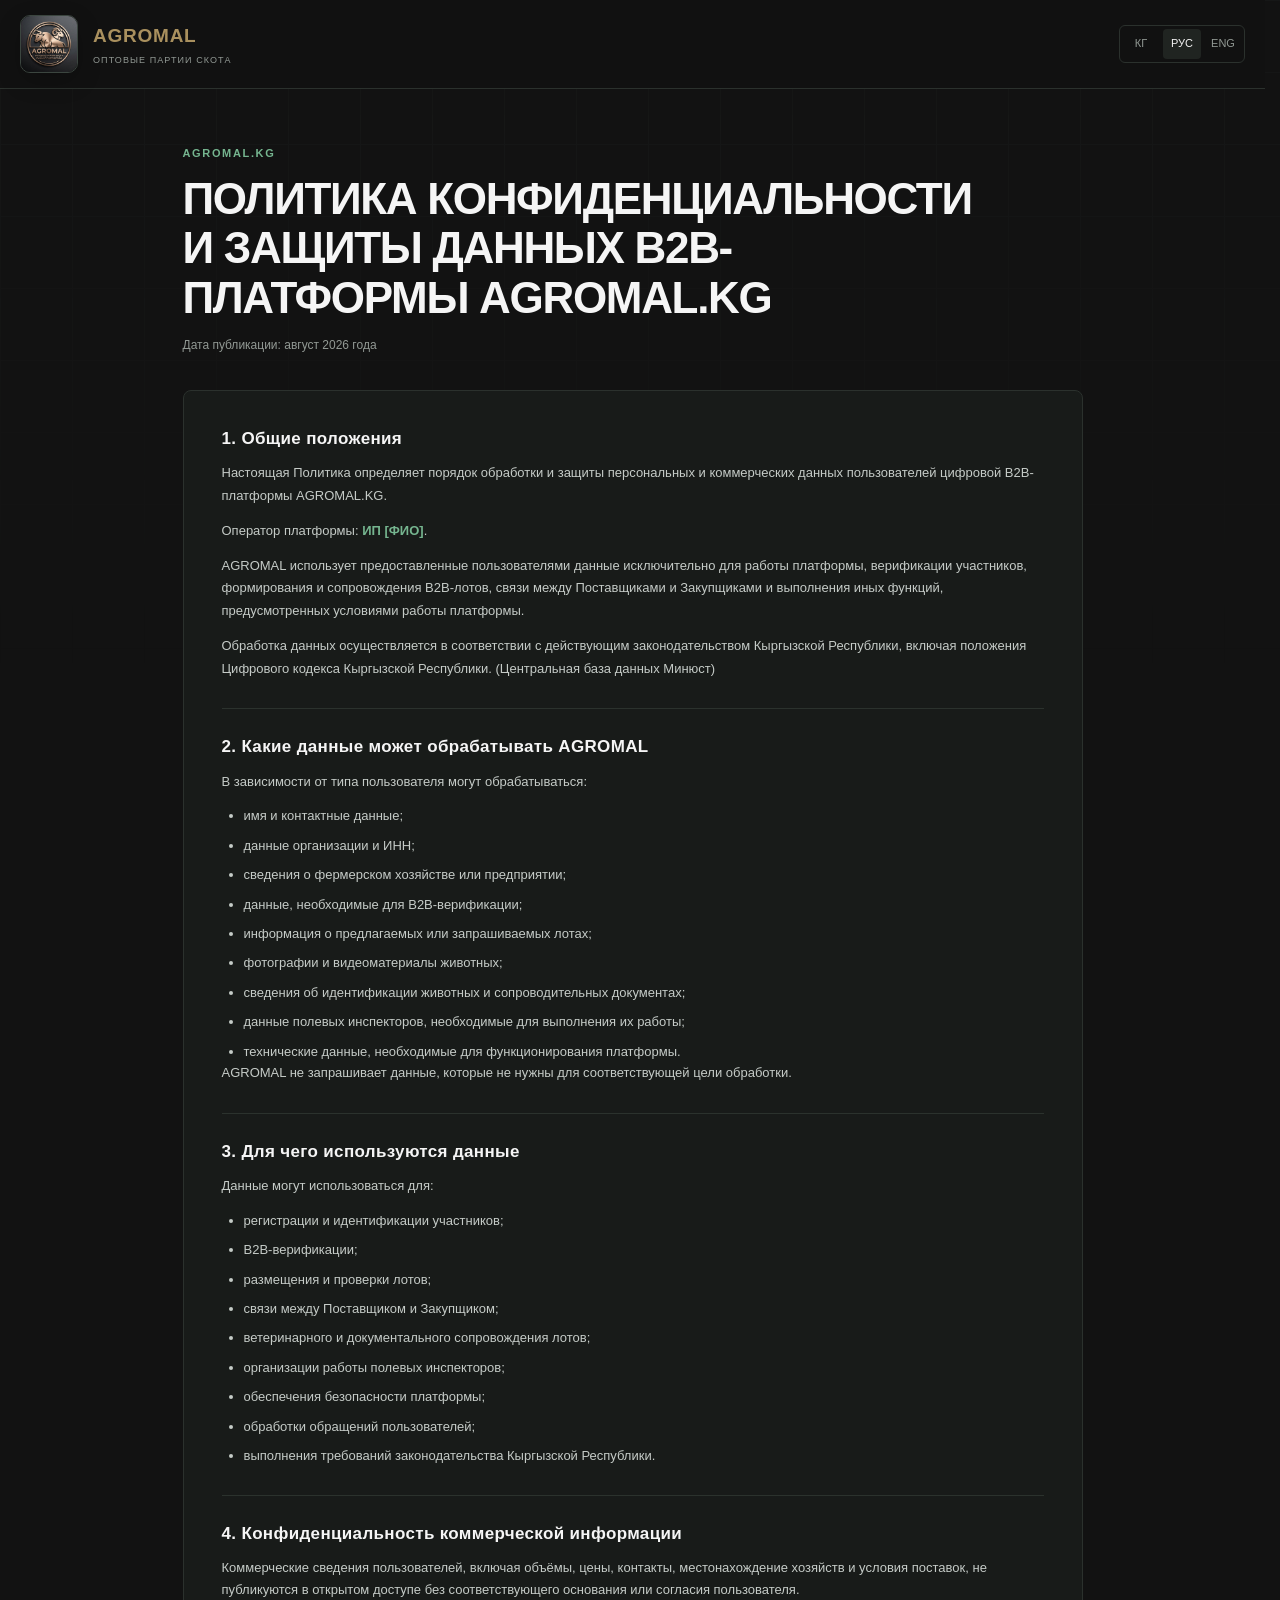
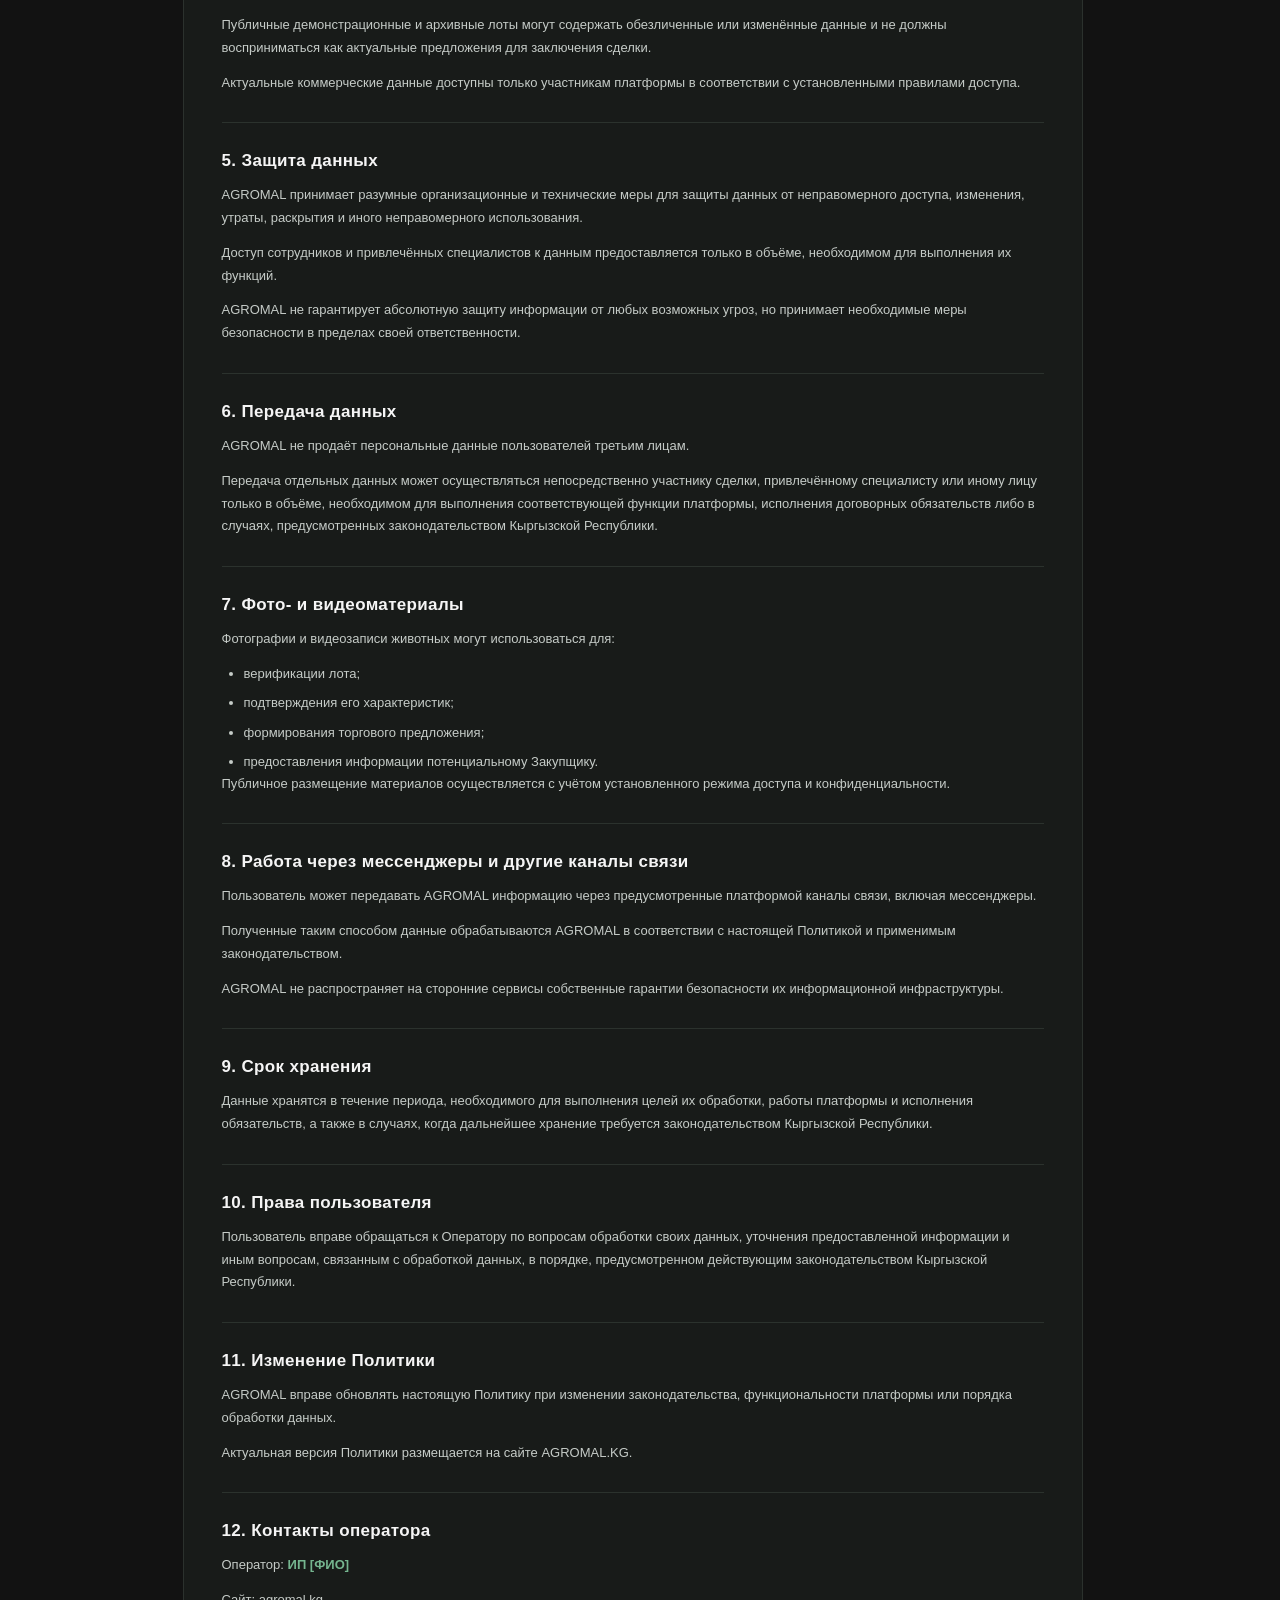
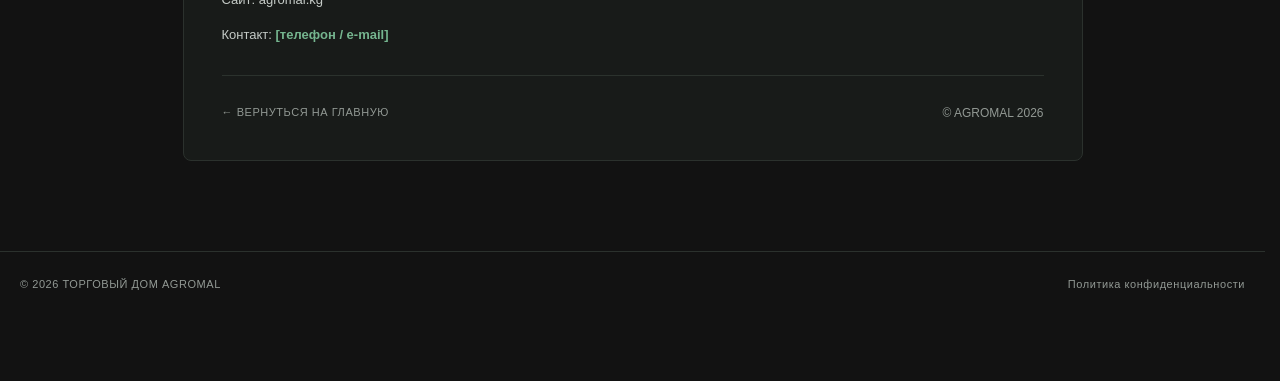
<file: privacy.html>
<!doctype html>
<html lang="ru">
<head>
  <meta charset="utf-8">
  <meta
    name="viewport"
    content="width=device-width,initial-scale=1,viewport-fit=cover"
  >

  <meta name="robots" content="index,follow">

  <title>Политика конфиденциальности — AGROMAL</title>

  <meta
    name="description"
    content="Политика конфиденциальности и защиты данных B2B-платформы AGROMAL.KG."
  >

  <meta
    name="theme-color"
    content="#121212"
  >

  <link
    rel="icon"
    href="./assets/img/logo.svg"
    type="image/svg+xml"
  >

  <link
    rel="stylesheet"
    href="./assets/css/main.css"
  >

  <style>
    .privacy-main {
      padding: 56px 0 90px;
    }

    .privacy-page {
      width: min(100%, 900px);
      margin-inline: auto;
    }

    .privacy-header {
      margin-bottom: 36px;
    }

    .privacy-header .micro {
      display: block;
      margin-bottom: 12px;
    }

    .privacy-header h1 {
      margin: 0 0 14px;
      color: var(--text);
      font-size: clamp(28px, 4vw, 44px);
      font-weight: 650;
      letter-spacing: -.03em;
    }

    .privacy-date {
      margin: 0;
      color: var(--muted);
      font-size: 12px;
    }

    .privacy-card {
      border: 1px solid var(--border);
      border-radius: var(--radius);
      background: var(--surface);
      padding: clamp(22px, 4vw, 38px);
    }

    .privacy-section {
      padding: 0 0 28px;
      margin-bottom: 28px;
      border-bottom: 1px solid rgba(59, 69, 63, .55);
    }

    .privacy-section:last-child {
      padding-bottom: 0;
      margin-bottom: 0;
      border-bottom: 0;
    }

    .privacy-section h2 {
      margin: 0 0 14px;
      color: var(--text);
      font-size: 17px;
      font-weight: 650;
      letter-spacing: .02em;
    }

    .privacy-section p {
      margin: 0 0 12px;
      color: #c5cbc7;
      font-size: 13px;
      line-height: 1.75;
    }

    .privacy-section p:last-child {
      margin-bottom: 0;
    }

    .privacy-section ul {
      margin: 10px 0 0;
      padding-left: 22px;
      color: #c5cbc7;
    }

    .privacy-section li {
      margin-bottom: 8px;
      font-size: 13px;
      line-height: 1.65;
    }

    .privacy-section li:last-child {
      margin-bottom: 0;
    }

    .privacy-operator {
      color: var(--accent-bright);
      font-weight: 600;
    }

    .privacy-actions {
      display: flex;
      justify-content: space-between;
      align-items: center;
      gap: 16px;
      margin-top: 22px;
    }

    .privacy-back {
      color: var(--muted);
      font-size: 11px;
      text-decoration: none;
      letter-spacing: .05em;
    }

    .privacy-back:hover {
      color: var(--accent-bright);
    }

    @media (max-width: 767px) {
      .privacy-main {
        padding: 34px 0 60px;
      }

      .privacy-card {
        padding: 20px 16px;
      }

      .privacy-section h2 {
        font-size: 15px;
      }

      .privacy-section p,
      .privacy-section li {
        font-size: 12px;
      }

      .privacy-actions {
        align-items: flex-start;
        flex-direction: column;
      }
    }
  </style>
</head>

<body>

  <header class="site-header">
    <div class="shell site-header__inner">

      <a
        class="brand"
        href="./index.html"
        aria-label="AGROMAL — главная"
      >
        <img
          class="brand__logo"
          src="./assets/img/logo.jfif"
          alt="AGROMAL"
        >

        <span class="brand__copy">
          <b class="brand__name">AGROMAL</b>

          <small class="brand__tag">
            ОПТОВЫЕ ПАРТИИ СКОТА
          </small>
        </span>
      </a>

      <div class="header-actions">
        <nav
          class="lang-switch"
          aria-label="Язык интерфейса"
        >
          <button type="button">КГ</button>
          <button type="button" class="is-active">РУС</button>
          <button type="button">ENG</button>
        </nav>
      </div>

    </div>
  </header>


  <main class="privacy-main">
    <div class="shell privacy-page">

      <header class="privacy-header">
        <span class="micro">
          AGROMAL.KG
        </span>

        <h1>
          ПОЛИТИКА КОНФИДЕНЦИАЛЬНОСТИ
          И ЗАЩИТЫ ДАННЫХ B2B-ПЛАТФОРМЫ AGROMAL.KG
        </h1>

        <p class="privacy-date">
          Дата публикации: август 2026 года
        </p>
      </header>


      <article class="privacy-card">

        <section class="privacy-section">
          <h2>1. Общие положения</h2>

          <p>
            Настоящая Политика определяет порядок обработки и защиты
            персональных и коммерческих данных пользователей цифровой
            B2B-платформы AGROMAL.KG.
          </p>

          <p>
            Оператор платформы:
            <span class="privacy-operator">ИП [ФИО]</span>.
          </p>

          <p>
            AGROMAL использует предоставленные пользователями данные
            исключительно для работы платформы, верификации участников,
            формирования и сопровождения B2B-лотов, связи между
            Поставщиками и Закупщиками и выполнения иных функций,
            предусмотренных условиями работы платформы.
          </p>

          <p>
            Обработка данных осуществляется в соответствии с действующим
            законодательством Кыргызской Республики, включая положения
            Цифрового кодекса Кыргызской Республики.
            (Центральная база данных Минюст)
          </p>
        </section>


        <section class="privacy-section">
          <h2>2. Какие данные может обрабатывать AGROMAL</h2>

          <p>
            В зависимости от типа пользователя могут обрабатываться:
          </p>

          <ul>
            <li>имя и контактные данные;</li>
            <li>данные организации и ИНН;</li>
            <li>сведения о фермерском хозяйстве или предприятии;</li>
            <li>данные, необходимые для B2B-верификации;</li>
            <li>информация о предлагаемых или запрашиваемых лотах;</li>
            <li>фотографии и видеоматериалы животных;</li>
            <li>сведения об идентификации животных и сопроводительных документах;</li>
            <li>данные полевых инспекторов, необходимые для выполнения их работы;</li>
            <li>технические данные, необходимые для функционирования платформы.</li>
          </ul>

          <p>
            AGROMAL не запрашивает данные, которые не нужны для
            соответствующей цели обработки.
          </p>
        </section>


        <section class="privacy-section">
          <h2>3. Для чего используются данные</h2>

          <p>
            Данные могут использоваться для:
          </p>

          <ul>
            <li>регистрации и идентификации участников;</li>
            <li>B2B-верификации;</li>
            <li>размещения и проверки лотов;</li>
            <li>связи между Поставщиком и Закупщиком;</li>
            <li>ветеринарного и документального сопровождения лотов;</li>
            <li>организации работы полевых инспекторов;</li>
            <li>обеспечения безопасности платформы;</li>
            <li>обработки обращений пользователей;</li>
            <li>выполнения требований законодательства Кыргызской Республики.</li>
          </ul>
        </section>


        <section class="privacy-section">
          <h2>4. Конфиденциальность коммерческой информации</h2>

          <p>
            Коммерческие сведения пользователей, включая объёмы, цены,
            контакты, местонахождение хозяйств и условия поставок,
            не публикуются в открытом доступе без соответствующего
            основания или согласия пользователя.
          </p>

          <p>
            Публичные демонстрационные и архивные лоты могут содержать
            обезличенные или изменённые данные и не должны восприниматься
            как актуальные предложения для заключения сделки.
          </p>

          <p>
            Актуальные коммерческие данные доступны только участникам
            платформы в соответствии с установленными правилами доступа.
          </p>
        </section>


        <section class="privacy-section">
          <h2>5. Защита данных</h2>

          <p>
            AGROMAL принимает разумные организационные и технические меры
            для защиты данных от неправомерного доступа, изменения, утраты,
            раскрытия и иного неправомерного использования.
          </p>

          <p>
            Доступ сотрудников и привлечённых специалистов к данным
            предоставляется только в объёме, необходимом для выполнения
            их функций.
          </p>

          <p>
            AGROMAL не гарантирует абсолютную защиту информации от любых
            возможных угроз, но принимает необходимые меры безопасности
            в пределах своей ответственности.
          </p>
        </section>


        <section class="privacy-section">
          <h2>6. Передача данных</h2>

          <p>
            AGROMAL не продаёт персональные данные пользователей
            третьим лицам.
          </p>

          <p>
            Передача отдельных данных может осуществляться непосредственно
            участнику сделки, привлечённому специалисту или иному лицу
            только в объёме, необходимом для выполнения соответствующей
            функции платформы, исполнения договорных обязательств либо
            в случаях, предусмотренных законодательством Кыргызской
            Республики.
          </p>
        </section>


        <section class="privacy-section">
          <h2>7. Фото- и видеоматериалы</h2>

          <p>
            Фотографии и видеозаписи животных могут использоваться для:
          </p>

          <ul>
            <li>верификации лота;</li>
            <li>подтверждения его характеристик;</li>
            <li>формирования торгового предложения;</li>
            <li>предоставления информации потенциальному Закупщику.</li>
          </ul>

          <p>
            Публичное размещение материалов осуществляется с учётом
            установленного режима доступа и конфиденциальности.
          </p>
        </section>


        <section class="privacy-section">
          <h2>8. Работа через мессенджеры и другие каналы связи</h2>

          <p>
            Пользователь может передавать AGROMAL информацию через
            предусмотренные платформой каналы связи, включая мессенджеры.
          </p>

          <p>
            Полученные таким способом данные обрабатываются AGROMAL
            в соответствии с настоящей Политикой и применимым
            законодательством.
          </p>

          <p>
            AGROMAL не распространяет на сторонние сервисы собственные
            гарантии безопасности их информационной инфраструктуры.
          </p>
        </section>


        <section class="privacy-section">
          <h2>9. Срок хранения</h2>

          <p>
            Данные хранятся в течение периода, необходимого для выполнения
            целей их обработки, работы платформы и исполнения обязательств,
            а также в случаях, когда дальнейшее хранение требуется
            законодательством Кыргызской Республики.
          </p>
        </section>


        <section class="privacy-section">
          <h2>10. Права пользователя</h2>

          <p>
            Пользователь вправе обращаться к Оператору по вопросам
            обработки своих данных, уточнения предоставленной информации
            и иным вопросам, связанным с обработкой данных, в порядке,
            предусмотренном действующим законодательством Кыргызской
            Республики.
          </p>
        </section>


        <section class="privacy-section">
          <h2>11. Изменение Политики</h2>

          <p>
            AGROMAL вправе обновлять настоящую Политику при изменении
            законодательства, функциональности платформы или порядка
            обработки данных.
          </p>

          <p>
            Актуальная версия Политики размещается на сайте AGROMAL.KG.
          </p>
        </section>


        <section class="privacy-section">
          <h2>12. Контакты оператора</h2>

          <p>
            Оператор:
            <span class="privacy-operator">ИП [ФИО]</span>
          </p>

          <p>
            Сайт: agromal.kg
          </p>

          <p>
            Контакт:
            <span class="privacy-operator">[телефон / e-mail]</span>
          </p>
        </section>


        <div class="privacy-actions">
          <a
            class="privacy-back"
            href="./index.html"
          >
            ← ВЕРНУТЬСЯ НА ГЛАВНУЮ
          </a>

          <span class="privacy-date">
            © AGROMAL 2026
          </span>
        </div>

      </article>

    </div>
  </main>


  <footer class="site-footer">
    <div class="shell footer__inner">

      <span>
        © 2026 ТОРГОВЫЙ ДОМ AGROMAL
      </span>

      <a
        href="./privacy.html"
        class="privacy-back"
      >
        Политика конфиденциальности
      </a>

    </div>
  </footer>

</body>
</html>
</file>
<file: assets/css/main.css>
@import url("./components.css");

  :root {
    color-scheme: dark;
    --bg: #121212;
    --bg-deep: #0d0f0e;
    --surface: #181b19;
    --surface-2: #202421;
    --border: #2b312d;
    --border-strong: #3b453f;
    --text: #f5f5f5;
    --muted: #929994;
    --accent: #4f8d6b;
    --accent-bright: #75b58f;
    --danger: #c66c6c;
    --warning: #c5a96a;
    --radius: 8px;
    --max: 1360px;
    --ticker-height: 38px;
    font-family: Inter, -apple-system, BlinkMacSystemFont, "Segoe UI", sans-serif;
  }

  * { box-sizing: border-box; }

  html { scroll-behavior: smooth; }

  body {
    margin: 0;
    min-width: 320px;
    min-height: 100vh;
    padding-bottom: calc(var(--ticker-height) + env(safe-area-inset-bottom));
    background: var(--bg);
    color: var(--text);
    font-size: 15px;
    line-height: 1.55;
    -webkit-font-smoothing: antialiased;
  }

  body::before {
    content: "";
    position: fixed;
    inset: 0;
    pointer-events: none;
    opacity: .2;
    background-image:
      linear-gradient(to right, #2b312d 1px, transparent 1px),
      linear-gradient(to bottom, #2b312d 1px, transparent 1px);
    background-size: 72px 72px;
    mask-image: linear-gradient(to bottom, #000, transparent 75%);
  }

  body.modal-open { overflow: hidden; }

  a { color: inherit; }

  button,
  input,
  select,
  textarea {
    font: inherit;
  }

  button,
  .button {
    min-height: 44px;
  }

  button { color: inherit; }

  img,
  svg {
    display: block;
    max-width: 100%;
  }

  h1,
  h2,
  h3,
  p {
    margin-top: 0;
  }

  h1,
  h2,
  h3 {
    line-height: 1.12;
    text-wrap: balance;
  }

  :focus-visible {
    outline: 2px solid var(--accent-bright);
    outline-offset: 3px;
  }

  [hidden] {
    display: none !important;
  }

  .shell {
    position: relative;
    z-index: 1;
    width: min(calc(100% - 40px), var(--max));
    margin-inline: auto;
  }

  /* =========================================================
    HEADER
    ========================================================= */

  .site-header {
    position: relative;
    z-index: 10;
    border-bottom: 1px solid var(--border);
    background: rgba(18, 18, 18, .92);
    backdrop-filter: blur(12px);
  }

  .site-header--home {
    border-bottom: 0;
    background: transparent;
    backdrop-filter: none;
  }

  .site-header__inner {
    min-height: 88px;
    display: flex;
    align-items: center;
    justify-content: space-between;
    gap: 24px;
  }

  .site-header__inner--home {
    position: relative;
    justify-content: center;
    padding-top: 18px;
  }

  .brand {
    display: flex;
    align-items: center;
    gap: 15px;
    text-decoration: none;
  }

  .brand--home {
    text-align: left;
  }

  .brand__logo {
    width: 58px;
    height: 58px;
    flex: 0 0 58px;
    object-fit: cover;
    border-radius: 10px;
    border: 1px solid var(--border-strong);
    background: var(--surface-2);
    box-shadow: 0 8px 24px rgba(0, 0, 0, .20);
  }

  .brand__copy {
    display: block;
  }

  .brand__name {
    display: block;
    color: var(--text);
    font-size: 19px;
    font-weight: 700;
    letter-spacing: .04em;
  }

  .brand__tag {
    display: block;
    margin-top: 4px;
    max-width: 340px;
    color: var(--muted);
    font-size: 9px;
    letter-spacing: .12em;
    line-height: 1.4;
    text-transform: uppercase;
  }

  .header-actions {
    display: flex;
    align-items: center;
    gap: 14px;
  }

  .lang-switch {
    display: flex;
    align-items: center;
    gap: 3px;
    padding: 3px;
    border: 1px solid var(--border);
    border-radius: 6px;
  }

  .lang-switch--compact {
    position: absolute;
    right: 0;
    top: 24px;
  }

  .lang-switch button {
    min-height: 30px;
    border: 0;
    border-radius: 4px;
    padding: 4px 8px;
    background: transparent;
    color: var(--muted);
    font-size: 11px;
    cursor: pointer;
  }

  .lang-switch button.is-active {
    background: var(--surface-2);
    color: var(--text);
  }

  .micro {
    color: var(--accent-bright);
    font-size: 11px;
    font-weight: 700;
    letter-spacing: .15em;
    text-transform: uppercase;
  }

  .private-chip {
    border: 1px solid var(--border);
    border-radius: 999px;
    padding: 7px 10px;
    color: var(--muted);
    font-size: 10px;
    letter-spacing: .1em;
  }

  .private-chip::before {
    content: "";
    display: inline-block;
    width: 6px;
    height: 6px;
    margin-right: 7px;
    border-radius: 50%;
    background: var(--accent);
  }

  /* =========================================================
    HERO
    ========================================================= */

  .hero {
    padding: clamp(54px, 8vw, 112px) 0 76px;
  }

  .hero--homepage {
    padding: 34px 0 96px;
  }

  .hero__grid {
    display: grid;
    grid-template-columns: minmax(0, 1.15fr) minmax(360px, .7fr);
    align-items: center;
    gap: clamp(48px, 8vw, 120px);
  }

  .hero__content--reference {
    width: 100%;
    max-width: 680px;
    padding-top: 20px;
  }

  .hero__terminal {
    width: 100%;
    max-width: 470px;
    justify-self: end;
    padding-top: 8px;
  }

  .hero h1 {
    max-width: 760px;
    margin: 20px 0 24px;
    font-size: clamp(2.6rem, 5vw, 4.7rem);
    font-weight: 640;
    letter-spacing: -.04em;
  }

  .hero__lead {
    max-width: 700px;
    color: #b8bfba;
    font-size: clamp(1rem, 1.45vw, 1.24rem);
  }

  .hero-b2b-head {
    display: grid;
    gap: 12px;
    width: 100%;
    max-width: 640px;
    margin-bottom: 28px;
  }

  .hero-b2b-label,
  .hero-b2b-volume,
  .hero-b2b-section-label {
    color: #929994;
    font-size: 11px;
    font-weight: 650;
    line-height: 1.45;
    letter-spacing: .095em;
    text-transform: uppercase;
  }

  .hero-b2b-volume strong {
    color: var(--accent-bright);
    font-weight: 800;
  }

  .hero-b2b-title {
    width: 100%;
    max-width: 640px;
    margin: 0 0 34px;
    color: #f2f3ef;
    font-size: clamp(50px, 4vw, 60px);
    font-weight: 720;
    line-height: .98;
    letter-spacing: -.045em;
  }

  .hero-b2b-formula {
    width: 100%;
    max-width: 560px;
    margin: 0 0 38px;
    padding: 22px 26px;
    border: 1px solid rgba(79, 141, 107, .38);
    border-radius: 8px;
    background: #191d1b;
  }

  .hero-b2b-formula-main {
    display: block;
    margin-top: 9px;
    color: #fff;
    font-size: clamp(20px, 1.8vw, 23px);
    font-weight: 800;
    line-height: 1.2;
    letter-spacing: .015em;
  }

  .hero-b2b-formula-note {
    margin: 11px 0 0;
    color: #b8bfba;
    font-size: 14px;
    font-weight: 600;
    line-height: 1.55;
  }

  .hero-b2b-principles {
    width: 100%;
    max-width: 620px;
    margin-bottom: 44px;
  }

  .hero-b2b-principles ol {
    display: grid;
    gap: 13px;
    margin: 15px 0 0;
    padding-left: 25px;
    color: #d8ddd9;
    font-size: 15px;
    line-height: 1.55;
  }

  .hero-b2b-principles li {
    padding-left: 5px;
  }

  .hero-b2b-principles li::marker {
    color: var(--accent-bright);
    font-weight: 800;
  }

  .hero-b2b-principles strong {
    color: #fff;
    font-weight: 800;
  }

  .hero-b2b-official {
    width: 100%;
    max-width: 620px;
    display: grid;
    gap: 20px;
    margin-top: 50px;
    margin-bottom: 36px;
  }

  .hero-b2b-official p {
    margin: 0;
    color: #7c8580;
    font-size: 14px;
    line-height: 1.62;
  }

  .hero-b2b-systems {
    width: 100%;
    max-width: 640px;
    margin-top: 34px;
  }

  .hero-b2b-systems .sync-strip--homepage {
    margin-top: 0;
  }

  .hero-b2b-systems .sync-strip__flow--homepage {
    gap: 14px;
  }

  .hero-b2b-systems .sync-logo {
    font-size: 9px;
  }

  /* =========================================================
    SYNC / SYSTEMS
    ========================================================= */

  .sync-strip {
    margin-top: 34px;
    border: 1px solid var(--border);
    border-radius: var(--radius);
    padding: 16px 18px;
    background: rgba(17, 20, 18, .74);
    box-shadow: inset 0 1px 0 rgba(255, 255, 255, .015);
  }

  .sync-strip--homepage {
    margin-top: 28px;
    width: 100%;
    padding: 0;
    border: 0;
    background: transparent;
    box-shadow: none;
    overflow: visible;
  }

  .sync-strip__flow {
    display: flex;
    align-items: center;
    flex-wrap: wrap;
    gap: 9px;
  }

  .sync-strip__flow--homepage {
    display: flex;
    align-items: center;
    gap: 18px;
    flex-wrap: wrap;
    justify-content: flex-start;
  }

  .sync-mark {
    display: inline-flex;
    align-items: center;
    min-height: 28px;
    border: 1px solid rgba(59, 69, 63, .75);
    border-radius: 999px;
    padding: 5px 8px;
    color: #9ca59f;
    background: rgba(255, 255, 255, .01);
    font-size: 8px;
    font-weight: 700;
    letter-spacing: .08em;
    white-space: nowrap;
  }

  .sync-mark--emblem {
    color: #b1b7b3;
    min-width: 32px;
    justify-content: center;
  }

  .sync-mark--platform {
    color: var(--accent-bright);
    border-color: rgba(79, 141, 107, .25);
  }

  .sync-logo {
    display: inline-flex;
    align-items: center;
    gap: 8px;
    color: rgba(255, 255, 255, .68);
    font-size: 10px;
    font-weight: 700;
    letter-spacing: .08em;
    text-transform: uppercase;
    white-space: nowrap;
  }

  .sync-logo img,
  .sync-platform-mark,
  .sync-halal-mark {
    width: 30px;
    height: 30px;
    min-width: 30px;
    min-height: 30px;
    flex: 0 0 30px;
    display: inline-flex;
    align-items: center;
    justify-content: center;
    box-sizing: border-box;
    border: 1px solid rgba(255, 255, 255, .16);
    border-radius: 50%;
    background: rgba(255, 255, 255, .025);
  }

  .sync-logo img {
    padding: 0;
    object-fit: contain;
    object-position: center;
    opacity: .9;
    filter: grayscale(1);
  }

  .sync-platform-mark {
    font-size: 7px;
    font-weight: 800;
    letter-spacing: .03em;
    color: var(--accent-bright);
    border-color: rgba(79, 141, 107, .35);
    background: rgba(79, 141, 107, .06);
  }

  .sync-halal-mark {
    font-size: 13px;
    font-family: serif;
    color: #22c55e;
    border-color: rgba(34, 197, 94, .35);
  }

  .sync-logo--platform,
  .sync-logo--halal {
    opacity: .9;
  }

  .sync-logo--halal {
    color: #22c55e;
  }

  .sync-logo--halal .sync-halal-mark {
    color: #22c55e;
  }

  .sync-arrow {
    color: rgba(255, 255, 255, .24);
    font-size: 14px;
    line-height: 1;
  }

  .sync-logo img[src*="kr-emblem"] {
    transform: scale(.95);
  }

  .sync-logo img[src*="tunduk"] {
    transform: scale(.88);
  }

  .sync-logo img[src*="siozh"] {
    transform: scale(1.2);
  }

  .sync-logo img[src*="ettn"] {
    transform: scale(1.2);
  }

  /* =========================================================
    PANEL / LOGIN
    ========================================================= */

  .panel {
    border: 1px solid var(--border-strong);
    border-radius: var(--radius);
    background: linear-gradient(145deg, rgba(32, 36, 33, .96), rgba(20, 22, 21, .98));
    box-shadow: 0 24px 70px rgba(0, 0, 0, .24);
  }

  .login-panel {
    padding: clamp(24px, 4vw, 34px);
  }

  .hero__terminal .login-panel {
    width: 100%;
    max-width: 470px;
    padding: 32px;
    border-radius: 8px;
  }

  .panel__head {
    margin-bottom: 28px;
    padding-bottom: 20px;
    border-bottom: 1px solid var(--border);
  }

  .panel__head--terminal {
    text-align: center;
    margin-bottom: 24px;
    padding-bottom: 18px;
  }

  .panel__head h2 {
    margin-bottom: 8px;
    font-size: 19px;
    letter-spacing: .04em;
  }

  .panel__head p {
    margin: 0;
    color: var(--muted);
    font-size: 13px;
  }

  .hero__terminal .field {
    margin-bottom: 14px;
  }

  .hero__terminal .field input {
    min-height: 48px;
  }

  /* =========================================================
    RIGHT-SIDE CTA
    ========================================================= */

  .hero-cta-stack {
    display: grid;
    gap: 13px;
    width: 100%;
    max-width: 470px;
    margin-top: 18px;
  }

  .hero-cta {
    padding: 16px 18px;
    border: 1px solid var(--border);
    border-radius: 8px;
    background: rgba(24, 27, 25, .72);
  }

  .hero-cta--buyer {
    border-color: rgba(79, 141, 107, .34);
  }

  .hero-cta__button {
    width: 100%;
    min-height: 52px;
    background: var(--accent) !important;
    border-color: var(--accent) !important;
    color: #fff !important;
  }

  .hero-cta__button:hover {
    background: #5a9c78 !important;
    border-color: #5a9c78 !important;
  }

  .hero-cta__button:focus-visible {
    outline: 2px solid var(--accent-bright);
    outline-offset: 3px;
  }

  .hero-cta__description {
    margin: 10px 2px 0;
    color: #818984;
    font-size: 12px;
    line-height: 1.55;
  }

  /* =========================================================
    HOMEPAGE ACCESS
    ========================================================= */

  .homepage-access {
    margin-top: 18px;
    text-align: center;
  }

  .homepage-access__lead {
    margin: 0 0 14px;
    color: #c1c6c2;
    font-size: 13px;
  }

  .homepage-access__note {
    margin: 10px 0 0;
    color: var(--muted);
    font-size: 11px;
  }

  /* =========================================================
    OTHER EXISTING COMPONENTS
    ========================================================= */

  .section {
    padding: 78px 0;
    border-top: 1px solid var(--border);
  }

  .section--muted {
    background: rgba(8, 10, 9, .36);
  }

  .section__head {
    max-width: 780px;
    margin-bottom: 32px;
  }

  .section__head h2 {
    margin: 12px 0;
    font-size: clamp(1.8rem, 3vw, 3rem);
    font-weight: 550;
  }

  .section__head p {
    color: var(--muted);
  }

  .ecosystem-grid {
    display: grid;
    grid-template-columns: repeat(3, 1fr);
    gap: 1px;
    background: var(--border);
    border: 1px solid var(--border);
  }

  .ecosystem-grid article {
    min-height: 170px;
    padding: 28px;
    background: var(--surface);
  }

  .ecosystem-grid strong {
    display: block;
    margin-bottom: 14px;
    color: var(--accent-bright);
    font-size: 11px;
    letter-spacing: .1em;
  }

  .ecosystem-grid p {
    color: var(--muted);
  }

  .cta-row {
    display: grid;
    grid-template-columns: 1.1fr .9fr;
    align-items: center;
    gap: 36px;
  }

  .cta-row p {
    margin: 0;
    color: #b8bfba;
    font-size: 18px;
  }

  /* =========================================================
    TICKER
    ========================================================= */

  .trade-ticker {
    position: fixed;
    z-index: 999;
    left: 0;
    right: 0;
    bottom: 0;
    height: calc(var(--ticker-height) + env(safe-area-inset-bottom));
    padding-bottom: env(safe-area-inset-bottom);
    overflow: hidden;
    border-top: 1px solid var(--border-strong);
    background: rgba(10, 12, 11, .97);
    box-shadow: 0 -8px 30px rgba(0, 0, 0, .22);
    backdrop-filter: blur(10px);
  }

  .trade-ticker__viewport {
    width: 100%;
    height: 100%;
    overflow: hidden;
    display: flex;
    align-items: center;
  }

  .trade-ticker__track {
    display: flex;
    width: max-content;
    min-width: max-content;
    height: var(--ticker-height);
    will-change: transform;
    animation: tradeTicker 68s linear infinite;
  }

  .trade-ticker__sequence {
    display: flex;
    align-items: center;
    flex: 0 0 auto;
    min-height: var(--ticker-height);
  }

  .trade-ticker__item {
    display: inline-flex;
    align-items: center;
    gap: 10px;
    padding: 0 16px;
    color: #8f9892;
    font-size: 8px;
    font-weight: 650;
    letter-spacing: .11em;
    line-height: 1;
    white-space: nowrap;
  }

  .trade-ticker__item strong {
    color: var(--accent-bright);
    font-weight: 800;
  }

  .trade-ticker__separator {
    color: #526057;
    font-size: 11px;
  }

  .trade-ticker__empty {
    width: 100%;
    padding-inline: 18px;
    color: #8f9892;
    font-size: 10px;
    letter-spacing: .1em;
  }

  .trade-ticker__status-closed {
    display: inline-flex;
    align-items: center;
    gap: 7px;
    color: var(--danger) !important;
    font-size: 11px !important;
    font-weight: 800 !important;
    letter-spacing: .08em;
  }

  .trade-ticker__status-closed::before {
    content: "";
    width: 7px;
    height: 7px;
    flex: 0 0 7px;
    border-radius: 50%;
    background: var(--danger);
    box-shadow: 0 0 0 2px rgba(198, 108, 108, .12);
  }

  @keyframes tradeTicker {
    from {
      transform: translate3d(0, 0, 0);
    }

    to {
      transform: translate3d(-50%, 0, 0);
    }
  }

  /* =========================================================
    FOOTER
    ========================================================= */

  .site-footer {
    position: relative;
    z-index: 1;
    border-top: 1px solid var(--border);
    padding: 24px 0 50px;
    color: var(--muted);
  }

  .footer__inner {
    display: flex;
    justify-content: space-between;
    gap: 24px;
    font-size: 11px;
    letter-spacing: .05em;
  }

  .footer__docs {
    display: flex;
    flex-wrap: wrap;
    gap: 14px;
  }

  .footer__docs span {
    cursor: not-allowed;
  }

  /* =========================================================
    APP / TABLE / MODAL — EXISTING
    ========================================================= */

  .app-main {
    padding: 54px 0 80px;
  }

  .app-title {
    display: flex;
    align-items: end;
    justify-content: space-between;
    gap: 24px;
    margin-bottom: 34px;
  }

  .app-title h1 {
    margin: 10px 0 8px;
    font-size: clamp(2rem, 4vw, 3.5rem);
    font-weight: 560;
  }

  .app-title p {
    margin: 0;
    color: var(--muted);
  }

  .user-meta {
    display: none !important;
    text-align: right;
    color: var(--muted);
    font-size: 12px;
  }

  .stack {
    display: grid;
    gap: 24px;
  }

  .split {
    display: grid;
    grid-template-columns: minmax(320px, .7fr) minmax(0, 1.3fr);
    gap: 24px;
    align-items: start;
  }

  .card {
    border: 1px solid var(--border);
    border-radius: var(--radius);
    background: var(--surface);
    padding: 24px;
  }

  .card__title {
    display: flex;
    justify-content: space-between;
    align-items: center;
    gap: 16px;
    margin-bottom: 22px;
  }

  .card__title h2 {
    margin: 0;
    font-size: 16px;
    letter-spacing: .08em;
  }

  .not-found {
    min-height: calc(100vh - 89px);
    display: grid;
    place-items: center;
    text-align: center;
  }

  .not-found__code {
    color: var(--accent-bright);
    font-size: clamp(5rem, 15vw, 11rem);
    line-height: .8;
    font-weight: 600;
    letter-spacing: -.06em;
  }

  .not-found h1 {
    margin: 28px 0 12px;
  }

  .not-found p {
    color: var(--muted);
  }

  .lot-actions {
    display: flex;
    flex-wrap: wrap;
    gap: 8px;
  }

  .booking-summary,
  .booking-success {
    margin-bottom: 20px;
  }

  .booking-summary__header {
    margin-bottom: 14px;
  }

  .booking-summary__title {
    margin: 6px 0 0;
    font-size: 20px;
  }

  .booking-summary__grid {
    display: grid;
    grid-template-columns: repeat(2, minmax(0, 1fr));
    gap: 14px;
  }

  .booking-success {
    border: 1px solid rgba(79, 141, 107, .35);
    border-radius: var(--radius);
    padding: 18px;
    background: rgba(79, 141, 107, .08);
  }

  .booking-success__number {
    color: var(--accent-bright);
    font-size: 24px;
    font-weight: 700;
    letter-spacing: .06em;
  }

  .booking-success__meta {
    display: grid;
    gap: 4px;
    margin-top: 14px;
    color: #d9ddda;
  }

  .modal {
    position: fixed;
    inset: 0;
    z-index: 1200;
    display: grid;
    place-items: center;
    padding: 24px;
  }

  .modal__backdrop {
    position: absolute;
    inset: 0;
    background: rgba(0, 0, 0, .64);
  }

  .modal__dialog {
    position: relative;
    width: min(100%, 620px);
    max-height: calc(100vh - 48px);
    overflow: auto;
    border: 1px solid var(--border-strong);
    border-radius: 14px;
    background: linear-gradient(145deg, rgba(32, 36, 33, .98), rgba(20, 22, 21, .99));
    box-shadow: 0 30px 90px rgba(0, 0, 0, .44);
  }

  .modal__dialog--wide {
    width: min(100%, 760px);
  }

  .modal__body {
    padding: 24px;
  }

  .modal__title-block {
    padding-right: 34px;
  }

  .modal__close {
    position: absolute;
    top: 10px;
    right: 10px;
    min-height: 34px;
    width: 34px;
    border: 1px solid var(--border-strong);
    border-radius: 999px;
    background: transparent;
    color: var(--text);
    cursor: pointer;
  }

  /* =========================================================
    FORM / TABLE EXISTING
    ========================================================= */

  .field {
    display: grid;
    gap: 8px;
    margin-bottom: 18px;
  }

  .field label {
    color: var(--muted);
    font-size: 10px;
    font-weight: 700;
    letter-spacing: .12em;
  }

  .field input,
  .field select,
  .field textarea {
    width: 100%;
    min-height: 48px;
    border: 1px solid var(--border-strong);
    border-radius: 5px;
    background: #111412;
    color: var(--text);
    padding: 11px 13px;
  }

  .field textarea {
    min-height: 112px;
    resize: vertical;
  }

  .field input::placeholder,
  .field textarea::placeholder {
    color: #646b66;
  }

  .field input:focus,
  .field select:focus,
  .field textarea:focus {
    border-color: var(--accent);
    outline: 0;
    box-shadow: 0 0 0 3px rgba(79, 141, 107, .13);
  }

  .field input[aria-invalid="true"],
  .field textarea[aria-invalid="true"] {
    border-color: var(--danger);
  }

  .form-grid {
    display: grid;
    grid-template-columns: repeat(2, minmax(0, 1fr));
    gap: 0 16px;
  }

  .form-grid .field--full {
    grid-column: 1 / -1;
  }

  .button {
    display: inline-flex;
    align-items: center;
    justify-content: center;
    gap: 8px;
    border: 1px solid transparent;
    border-radius: 5px;
    padding: 11px 16px;
    background: var(--accent);
    color: #fff;
    font-size: 11px;
    font-weight: 750;
    letter-spacing: .08em;
    text-align: center;
    text-decoration: none;
    cursor: pointer;
    transition: background .18s ease, border-color .18s ease, opacity .18s ease;
  }

  .button:hover {
    background: #5a9c78;
  }

  .button--wide {
    width: 100%;
  }

  .button--ghost {
    border-color: var(--border-strong);
    background: transparent;
    color: #d8dcd9;
  }

  .button--ghost:hover {
    background: var(--surface-2);
  }

  .button--danger {
    border-color: #674242;
    background: transparent;
    color: #e0a3a3;
  }

  .button--small {
    min-height: 36px;
    padding: 8px 11px;
    font-size: 9px;
  }

  .button:disabled,
  .button[aria-disabled="true"] {
    opacity: .42;
    cursor: not-allowed;
    pointer-events: none;
  }

  .button-row {
    display: flex;
    flex-wrap: wrap;
    gap: 9px;
  }

  .notice {
    margin: 16px 0 0;
    border: 1px solid var(--border);
    border-radius: 5px;
    padding: 12px 14px;
    color: var(--muted);
    font-size: 13px;
  }

  .notice--error {
    border-color: #633e3e;
    background: rgba(120, 53, 53, .12);
    color: #e0aaaa;
  }

  .notice--success {
    border-color: #315b42;
    background: rgba(50, 111, 72, .12);
    color: #9fd1b0;
  }

  .notice--loading {
    color: #bbc1bd;
  }

  .table-wrap {
    overflow-x: auto;
    border: 1px solid var(--border);
    border-radius: var(--radius);
    background: var(--surface);
  }

  table {
    width: 100%;
    border-collapse: collapse;
  }

  th {
    padding: 14px 12px;
    border-bottom: 1px solid var(--border-strong);
    color: var(--muted);
    font-size: 9px;
    letter-spacing: .1em;
    text-align: left;
    white-space: nowrap;
  }

  td {
    padding: 15px 12px;
    border-bottom: 1px solid var(--border);
    color: #d3d8d4;
    font-size: 12px;
    vertical-align: middle;
  }

  tr:last-child td {
    border-bottom: 0;
  }

  tr:hover td {
    background: rgba(255, 255, 255, .015);
  }

  .lot-number {
    color: var(--accent-bright);
    font-variant-numeric: tabular-nums;
    font-weight: 650;
  }

  .demo-tag {
    display: inline-block;
    margin-left: 6px;
    border: 1px solid #584f35;
    border-radius: 3px;
    padding: 2px 4px;
    color: #cdbb7e;
    font-size: 7px;
    vertical-align: middle;
  }

  .status {
    display: inline-flex;
    align-items: center;
    gap: 7px;
    max-width: 240px;
    color: var(--muted);
    font-size: 9px;
    font-weight: 700;
    letter-spacing: .05em;
  }

  .status::before {
    content: "";
    flex: 0 0 auto;
    width: 6px;
    height: 6px;
    border-radius: 50%;
    background: #69716c;
  }

  .status--available {
    color: var(--accent-bright);
  }

  .status--available::before,
  .status--active::before {
    background: var(--accent-bright);
  }

  .status--reserved {
    color: var(--warning);
  }

  .status--reserved::before,
  .status--pending::before {
    background: var(--warning);
  }

  .status--sold::before,
  .status--closed::before,
  .status--blocked::before {
    background: var(--danger);
  }

  .mobile-lots {
    display: none;
    gap: 12px;
  }

  .lot-card {
    border: 1px solid var(--border);
    border-radius: var(--radius);
    background: var(--surface);
    padding: 17px;
  }

  .lot-card__top {
    display: flex;
    align-items: start;
    justify-content: space-between;
    gap: 12px;
    margin-bottom: 18px;
  }

  .lot-card__title {
    margin: 7px 0 0;
    font-size: 17px;
  }

  .lot-card__grid {
    display: grid;
    grid-template-columns: repeat(2, 1fr);
    gap: 14px;
    margin-bottom: 18px;
  }

  .data-pair span {
    display: block;
    color: var(--muted);
    font-size: 8px;
    letter-spacing: .1em;
    text-transform: uppercase;
  }

  .data-pair strong {
    display: block;
    margin-top: 4px;
    color: #d9ddda;
    font-size: 12px;
    font-weight: 500;
  }

  .toolbar {
    display: flex;
    justify-content: space-between;
    align-items: center;
    gap: 16px;
    margin-bottom: 16px;
  }
  /* =========================================================
   DASHBOARD LOT FILTERS
   ========================================================= */

.lots-filters {
  display: grid;
  grid-template-columns:
    minmax(220px, 1.5fr)
    minmax(150px, .8fr)
    minmax(170px, 1fr)
    minmax(150px, .8fr)
    minmax(190px, 1fr)
    auto;
  align-items: end;
  gap: 10px;
  margin: 0 0 16px;
  padding: 10px;
  border: 1px solid var(--border);
  border-radius: var(--radius);
  background: rgba(24, 27, 25, .72);
}

.lots-filters .field {
  min-width: 0;
  margin: 0;
  gap: 6px;
}

.lots-filters .field label {
  font-size: 8px;
  letter-spacing: .1em;
}

.lots-filters input,
.lots-filters select {
  min-height: 40px;
  padding: 8px 10px;
  border-radius: 5px;
  background: #111412;
  border-color: var(--border-strong);
  font-size: 11px;
}

.lots-filters input:focus,
.lots-filters select:focus {
  border-color: var(--accent);
  box-shadow: 0 0 0 3px rgba(79, 141, 107, .10);
}

.lots-filters__price {
  display: grid;
  grid-template-columns: repeat(2, minmax(0, 1fr));
  gap: 8px;
}

.lots-filters__reset {
  min-height: 40px;
  align-self: end;
  white-space: nowrap;
  color: var(--muted);
}

.lots-filters__reset:hover {
  color: var(--text);
}

/* Дополнительная компактная строка данных */

.lot-card__meta-extra {
  display: flex;
  flex-wrap: wrap;
  gap: 6px 12px;
  margin: -8px 0 16px;
  color: var(--muted);
  font-size: 9px;
  line-height: 1.4;
}

.lot-card__meta-extra span {
  white-space: nowrap;
}

.lot-card__meta-extra strong {
  color: #c7cec9;
  font-weight: 600;
}

/* EMPTY FILTER RESULT */

.lots-filter-empty {
  margin-top: 14px;
}

/* =========================================================
   MOBILE FILTERS
   ========================================================= */

@media (max-width: 1100px) {
  .lots-filters {
    grid-template-columns:
      minmax(200px, 1.3fr)
      repeat(3, minmax(130px, 1fr))
      minmax(170px, 1fr);

  }

  .lots-filters__reset {
    grid-column: auto;
  }
}

@media (max-width: 767px) {
  .lots-filters {
    grid-template-columns: repeat(2, minmax(0, 1fr));
    gap: 9px;
    padding: 9px;
  }

  .lots-filters__search {
    grid-column: 1 / -1;
  }

  .lots-filters__price {
    grid-column: 1 / -1;
  }

  .lots-filters__reset {
    grid-column: 1 / -1;
    width: 100%;
  }

  .lots-filters input,
  .lots-filters select {
    min-height: 40px;
    font-size: 10px;
  }

  .lot-card__meta-extra {
    gap: 5px 10px;
    font-size: 8.5px;
  }
}
  .toolbar h2 {
    margin: 0;
    font-size: 15px;
    letter-spacing: .08em;
  }

  .actions-cell {
    display: flex;
    flex-wrap: wrap;
    gap: 6px;
  }

  .spinner {
    width: 16px;
    height: 16px;
    border: 2px solid var(--border-strong);
    border-top-color: var(--accent-bright);
    border-radius: 50%;
    animation: spin .7s linear infinite;
  }

  @keyframes spin {
    to {
      transform: rotate(360deg);
    }
  }

  .admin-table td {
    min-width: 100px;
  }

  .admin-table td:first-child {
    min-width: 170px;
  }

  .admin-table .actions-cell {
    min-width: 170px;
  }

  .admin-section {
    scroll-margin-top: 30px;
  }

  /* =========================================================
    RESPONSIVE
    ========================================================= */

  @media (max-width: 900px) {
    .hero__grid,
    .cta-row,
    .split {
      grid-template-columns: 1fr;
    }

    .hero__grid {
      gap: 48px;
    }

    .ecosystem-grid {
      grid-template-columns: 1fr;
    }

    .sync-strip__flow {
      gap: 7px;
    }
  }

  @media (min-width: 1100px) and (max-width: 1439px) {
    .hero--homepage .shell {
      width: calc(100% - 48px);
    }

    .hero__grid--reference {
      grid-template-columns: minmax(590px, 1.08fr) minmax(400px, .92fr);
      gap: 52px;
    }

    .hero__content--reference {
      max-width: 640px;
    }

    .hero__terminal,
    .hero__terminal .login-panel,
    .hero-cta-stack {
      max-width: 430px;
    }

    .hero-b2b-title {
      font-size: clamp(48px, 4vw, 56px);
    }
  }

  @media (min-width: 768px) and (max-width: 1099px) {
    .hero--homepage .shell {
      width: calc(100% - 40px);
    }

    .hero__grid--reference {
      grid-template-columns: minmax(0, 1fr) minmax(340px, .76fr);
      gap: 38px;
    }

    .hero__content--reference {
      max-width: 100%;
    }

    .hero__terminal,
    .hero__terminal .login-panel,
    .hero-cta-stack {
      max-width: 390px;
    }

    .hero-b2b-title {
      font-size: clamp(42px, 5vw, 54px);
    }

    .hero-b2b-official p {
      font-size: 14px;
    }
  }

  @media (max-width: 767px) {
    .site-header__inner--home {
      min-height: 86px;
      padding-top: 14px;
    }

    .brand__logo {
      width: 62px;
      height: 62px;
      flex-basis: 62px;
    }

    .brand__name {
      font-size: 18px;
    }

    .brand__tag {
      max-width: 240px;
      font-size: 7px;
    }

    .lang-switch--compact {
      position: static;
      margin-left: auto;
    }

    .hero--homepage {
      padding: 28px 0 60px;
    }

    .hero--homepage .shell {
      width: calc(100% - 32px);
    }

    .hero__grid--reference {
      display: flex;
      flex-direction: column;
      gap: 30px;
    }

    .hero__content--reference {
      order: 1;
      max-width: none;
      padding-top: 0;
    }

    .hero__terminal {
      order: 2;
      max-width: none;
      padding-top: 0;
    }

    .hero-b2b-label,
    .hero-b2b-volume,
    .hero-b2b-section-label {
      font-size: 9px;
    }

    .hero-b2b-title {
      max-width: none;
      margin-bottom: 26px;
      font-size: clamp(38px, 10vw, 48px);
      line-height: 1;
    }

    .hero-b2b-formula {
      max-width: none;
      padding: 19px;
    }

    .hero-b2b-formula-main {
      font-size: 18px;
    }

    .hero-b2b-principles {
      max-width: none;
    }

    .hero-b2b-principles ol {
      gap: 10px;
      font-size: 15px;
      line-height: 1.5;
    }

    .hero-b2b-official {
      max-width: none;
      margin-top: 38px;
    }

    .hero-b2b-official p {
      font-size: 14px;
      line-height: 1.6;
    }

    .hero-b2b-systems {
      max-width: none;
      margin-top: 30px;
    }

    .hero-b2b-systems .sync-strip__flow--homepage {
      display: flex;
      flex-wrap: wrap;
      gap: 9px;
    }

    .hero-cta-stack {
      max-width: none;
    }

    .hero-cta__button {
      min-height: 52px;
    }

    .hero-cta__description {
      font-size: 13px;
    }

    .hero__terminal .login-panel {
      max-width: none;
      padding: 22px 18px;
    }

    .trade-ticker {
      height: 30px;
    }

    .trade-ticker__track,
    .trade-ticker__sequence {
      height: 30px;
    }

    .trade-ticker__item {
      font-size: 8px;
      padding-inline: 13px;
    }

    .footer__inner,
    .app-title {
      align-items: flex-start;
      flex-direction: column;
    }

    .sync-strip__flow--homepage {
      gap: 10px;
    }

    .sync-logo {
      font-size: 8px;
    }

    .sync-logo img,
    .sync-platform-mark,
    .sync-halal-mark {
      width: 26px;
      height: 26px;
      min-width: 26px;
      min-height: 26px;
      flex-basis: 26px;
    }

    .sync-arrow {
      font-size: 12px;
    }

    .lot-card__grid,
    .booking-summary__grid {
      grid-template-columns: 1fr;
    }

    .lot-actions {
      flex-direction: column;
    }

    .form-grid {
      grid-template-columns: 1fr;
    }

    .form-grid .field--full {
      grid-column: auto;
    }

    .desktop-table--lots {
      display: none;
    }

    .mobile-lots {
      display: grid;
    }

    .modal {
      padding: 12px;
    }

    .modal__dialog {
      max-height: calc(100vh - 24px);
    }

    .admin-table-wrap {
      border: 0;
      overflow: visible;
      background: transparent;
    }

    .admin-table,
    .admin-table tbody,
    .admin-table tr,
    .admin-table td {
      display: block;
      width: 100%;
    }

    .admin-table thead {
      display: none;
    }

    .admin-table tr {
      margin-bottom: 12px;
      border: 1px solid var(--border);
      border-radius: var(--radius);
      background: var(--surface);
      padding: 14px;
    }

    .admin-table td {
      display: grid;
      grid-template-columns: 110px 1fr;
      min-width: 0 !important;
      border: 0;
      padding: 6px 0;
    }

    .admin-table td::before {
      content: attr(data-label);
      color: var(--muted);
      font-size: 8px;
      letter-spacing: .08em;
    }

    .admin-table .actions-cell {
      display: flex;
      margin-top: 10px;
    }
  }

  @media (prefers-reduced-motion: reduce) {
    *,
    *::before,
    *::after {
      scroll-behavior: auto !important;
      animation-duration: .01ms !important;
      animation-iteration-count: 1 !important;
      transition-duration: .01ms !important;
    }
  }
html {
  scrollbar-gutter: stable;
}
/* =========================================================
   LOT ACTIONS
   БРОНИРОВАНИЕ СВЕРХУ
   WHATSAPP СНИЗУ
   ========================================================= */

.lot-actions {
  display: flex;
  flex-direction: column;
  align-items: flex-start;
  gap: 8px;
  flex-wrap: nowrap;
}


/* =========================================================
   RESERVE LOT
   ========================================================= */

.lot-actions .button {
  box-sizing: border-box;

  width: 230px;
  min-width: 230px;
  max-width: 230px;

  height: 58px;
  min-height: 58px;
  max-height: 58px;

  flex: 0 0 58px;

  display: inline-flex;
  align-items: center;
  justify-content: center;

  padding: 6px 12px;

  text-align: center;
  line-height: 1.15;

  white-space: pre-line;
  overflow: hidden;
}


/* =========================================================
   WHATSAPP
   ========================================================= */

.lot-actions a {
  box-sizing: border-box;

  width: 110px;
  min-width: 110px;
  max-width: 110px;

  height: 58px;
  min-height: 58px;
  max-height: 58px;

  flex: 0 0 58px;

  display: inline-flex;
  align-items: center;
  justify-content: center;

  padding: 6px 8px;

  text-align: center;
  line-height: 1.15;

  white-space: nowrap;
  overflow: hidden;
}


/* =========================================================
   MOBILE
   ТА ЖЕ САМАЯ СТРУКТУРА
   ========================================================= */

@media (max-width: 767px) {

  .lot-actions {
    display: flex;
    flex-direction: column !important;
    align-items: flex-start;
    gap: 8px;
    flex-wrap: nowrap;
  }

  .lot-actions .button {
    width: 230px;
    min-width: 230px;
    max-width: 230px;

    height: 58px;
    min-height: 58px;
    max-height: 58px;

    flex: 0 0 58px;
  }

  .lot-actions a {
    width: 110px;
    min-width: 110px;
    max-width: 110px;

    height: 58px;
    min-height: 58px;
    max-height: 58px;

    flex: 0 0 58px;
  }
}
/* =========================================================
   DASHBOARD FILTERS — FIXED SIZE
   Размер фильтров не меняется при смене языка
   ========================================================= */

.lots-filters {
  align-items: end;
}

/* Фиксируем ширину основных фильтров */
.lots-filters__search {
  width: 220px;
  min-width: 220px;
  max-width: 220px;
}

.lots-filters__item {
  width: 170px;
  min-width: 170px;
  max-width: 170px;
}

/* Регион шире остальных из-за длинных названий */
.lots-filters__item:nth-child(3) {
  width: 220px;
  min-width: 220px;
  max-width: 220px;
}

/* Цена */
.lots-filters__price {
  width: 190px;
  min-width: 190px;
  max-width: 190px;
}

/* Сама кнопка сброса */
.lots-filters__reset {
  width: 110px;
  min-width: 110px;
  max-width: 110px;

  height: 40px;
  min-height: 40px;
}

/* Поля и select не растягиваются из-за текста */
.lots-filters input,
.lots-filters select {
  width: 100%;
  box-sizing: border-box;
}

/* =========================================================
   MOBILE
   Не даём фильтрам ломать мобильную сетку
   ========================================================= */

@media (max-width: 767px) {

  .lots-filters__search {
    width: 100%;
    min-width: 0;
    max-width: none;
  }

  .lots-filters__item {
    width: 100%;
    min-width: 0;
    max-width: none;
  }

  .lots-filters__item:nth-child(3) {
    width: 100%;
    min-width: 0;
    max-width: none;
  }

  .lots-filters__price {
    width: 100%;
    min-width: 0;
    max-width: none;
  }

  .lots-filters__reset {
    width: 100%;
    min-width: 0;
    max-width: none;
  }
}
/* =========================================================
   ADMIN ACTIONS — НЕМНОГО ЛЕВЕЕ
   ========================================================= */

.admin-table th:last-child,
.admin-table td:last-child {
  width: 170px;
  min-width: 170px;
  max-width: 170px;
  padding-left: 6px;
  padding-right: 6px;
}

.admin-table .actions-cell {
  display: flex;
  align-items: center;
  justify-content: flex-start;
  gap: 5px;
  flex-wrap: nowrap;
  min-width: 0;
  width: 100%;
  padding-left: 0;
}

.admin-table .actions-cell .button {
  box-sizing: border-box;

  width: 76px;
  min-width: 76px;
  max-width: 76px;

  height: 36px;
  min-height: 36px;
  max-height: 36px;

  flex: 0 0 76px;

  padding: 5px 6px;
  white-space: nowrap;
  text-align: center;
  line-height: 1;
}
/* =========================================================
   HEADER — FIXED BUTTON SIZES
   ЛОТЫ / ЯЗЫК / ВЫЙТИ не двигаются при переводе
   ========================================================= */

.site-header__inner {
  position: relative;
}

.header-actions {
  display: flex;
  align-items: center;
  gap: 14px;
  flex-shrink: 0;
}

/* Кнопка ЛОТЫ */
.header-actions > a.button {
  width: 82px;
  min-width: 82px;
  max-width: 82px;

  height: 36px;
  min-height: 36px;
  max-height: 36px;

  flex: 0 0 82px;

  padding: 8px 6px;
  white-space: nowrap;
  text-align: center;
}

/* Переключатель языка */
.header-actions .lang-switch {
  width: 126px;
  min-width: 126px;
  max-width: 126px;

  height: 38px;

  display: flex;
  align-items: center;
  justify-content: center;

  flex: 0 0 126px;
}

/* Каждая языковая кнопка */
.header-actions .lang-switch button {
  width: 38px;
  min-width: 38px;
  max-width: 38px;

  height: 30px;
  min-height: 30px;
  max-height: 30px;

  padding: 4px 2px;

  flex: 0 0 38px;

  white-space: nowrap;
  text-align: center;
}

/* Кнопка ВЫЙТИ / ЧЫГУУ / SIGN OUT */
.header-actions > button[data-logout] {
  width: 92px;
  min-width: 92px;
  max-width: 92px;

  height: 36px;
  min-height: 36px;
  max-height: 36px;

  flex: 0 0 92px;

  padding: 8px 6px;

  white-space: nowrap;
  text-align: center;
}


/* =========================================================
   MOBILE
   Размеры сохраняем
   ========================================================= */

@media (max-width: 767px) {

  .site-header__inner {
    width: calc(100% - 20px);
    min-width: 0;
    max-width: 100%;
    display: flex;
    flex-direction: column;
    align-items: stretch;
    gap: 10px;
    padding-top: 10px;
    padding-bottom: 10px;
  }

  .site-header__inner--home {
    width: calc(100% - 20px);
  }

  .brand {
    width: 100%;
    min-width: 0;
  }

  .header-actions {
    width: 100%;
    min-width: 0;
    max-width: 100%;
    display: grid;
    grid-template-columns: minmax(0, 1fr) auto minmax(0, 1fr);
    align-items: center;
    gap: 6px;
  }

  .header-actions > a.button,
  .header-actions > button[data-logout] {
    width: 100%;
    min-width: 0;
    max-width: 100%;
    height: 36px;
    min-height: 36px;
    max-height: 36px;
    padding: 6px 4px;
    font-size: 9px;
    white-space: nowrap;
    overflow: hidden;
    text-overflow: ellipsis;
  }

  .header-actions .lang-switch {
    width: auto;
    min-width: 0;
    max-width: 100%;
    height: 36px;
    min-height: 36px;
    padding: 2px;
    display: flex;
    justify-content: center;
  }

  .header-actions .lang-switch button {
    width: 32px;
    min-width: 32px;
    max-width: 32px;
    height: 30px;
    min-height: 30px;
    max-height: 30px;
    padding: 3px 1px;
    font-size: 8px;
  }
}
/* =========================================================
   MOBILE ADMIN ACTIONS — FIX LEFT OVERFLOW
   ========================================================= */

@media (max-width: 767px) {

  .admin-table td:last-child {
    width: 100% !important;
    min-width: 0 !important;
    max-width: none !important;
    padding-left: 0;
    padding-right: 0;
  }

  .admin-table .actions-cell {
    width: 100%;
    min-width: 0 !important;
    max-width: 100%;
    display: flex;
    align-items: center;
    justify-content: flex-start;
    gap: 6px;
    flex-wrap: wrap;
    overflow: hidden;
  }

  .admin-table .actions-cell .button {
    width: auto;
    min-width: 0;
    max-width: 100%;
    flex: 0 1 auto;

    height: 36px;
    min-height: 36px;
    max-height: 36px;

    padding: 6px 9px;
    white-space: nowrap;
    overflow: hidden;
    text-overflow: ellipsis;
  }
}
</file>
